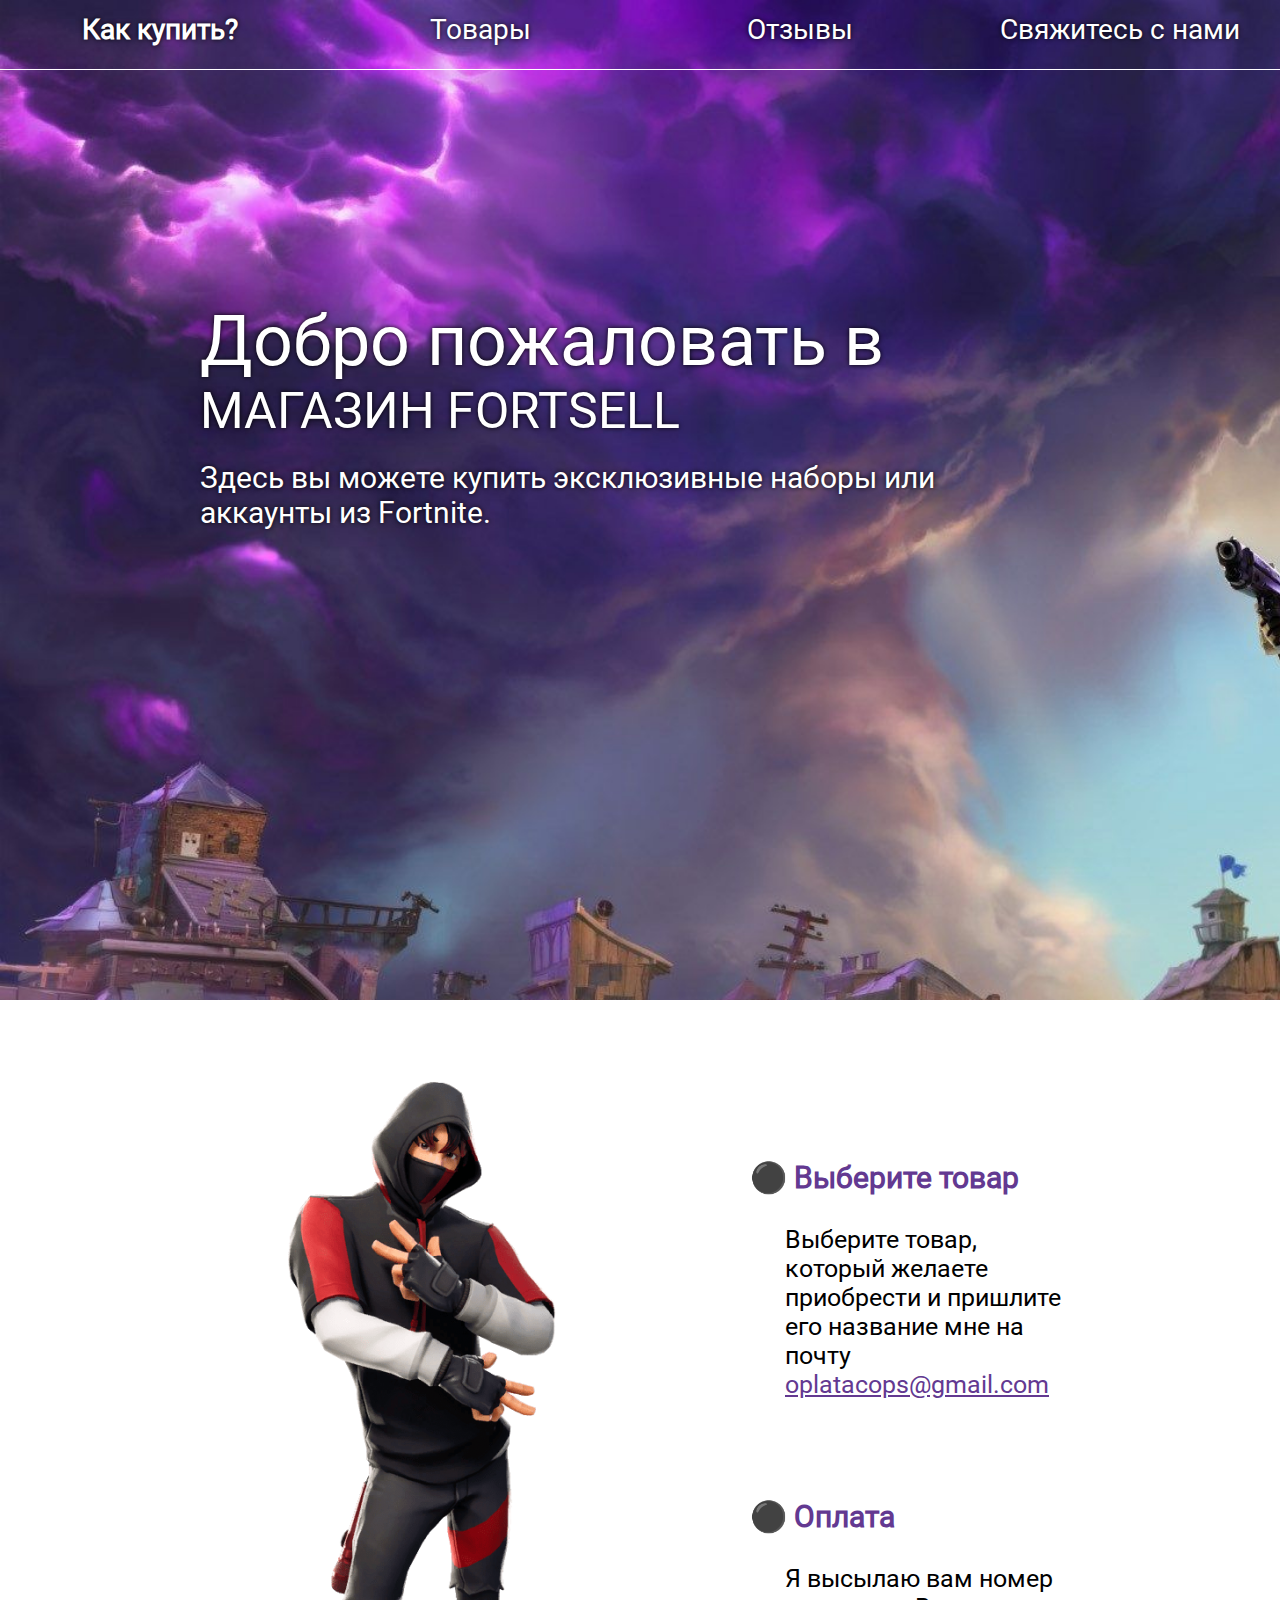
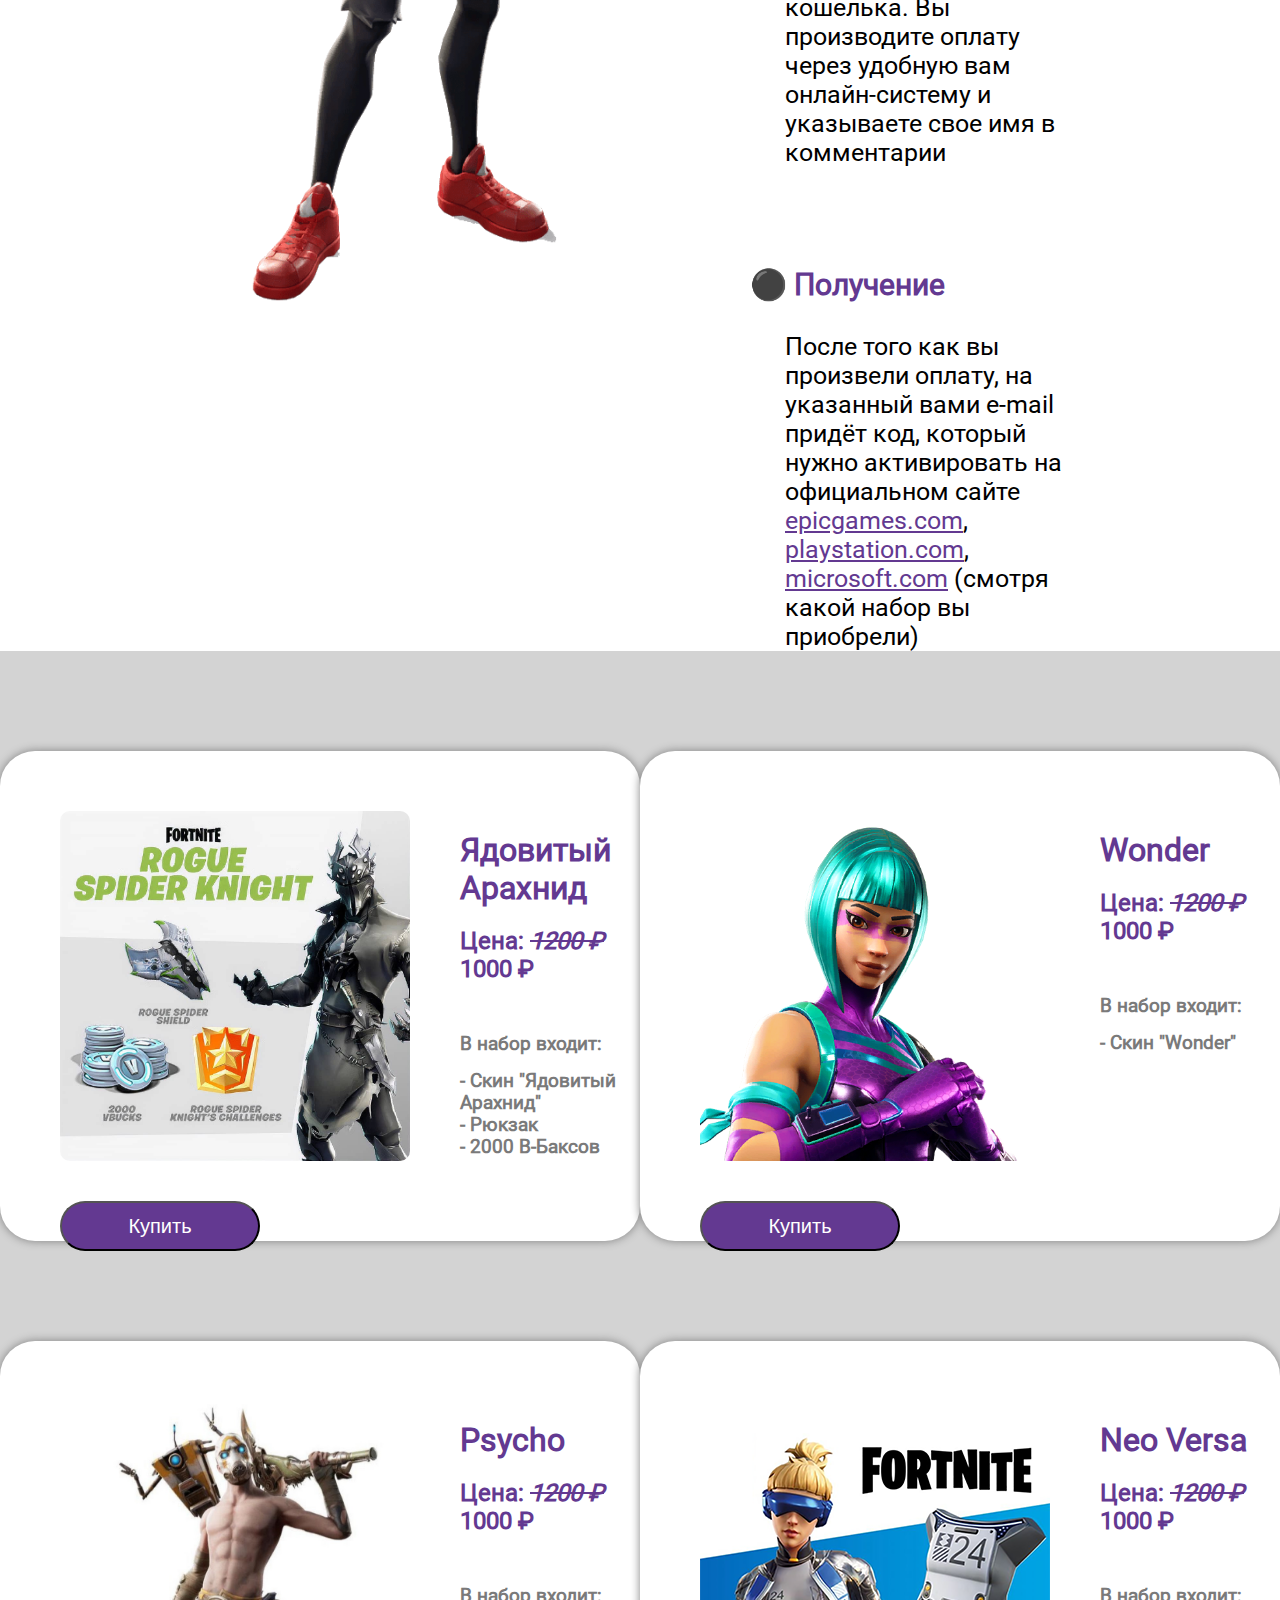
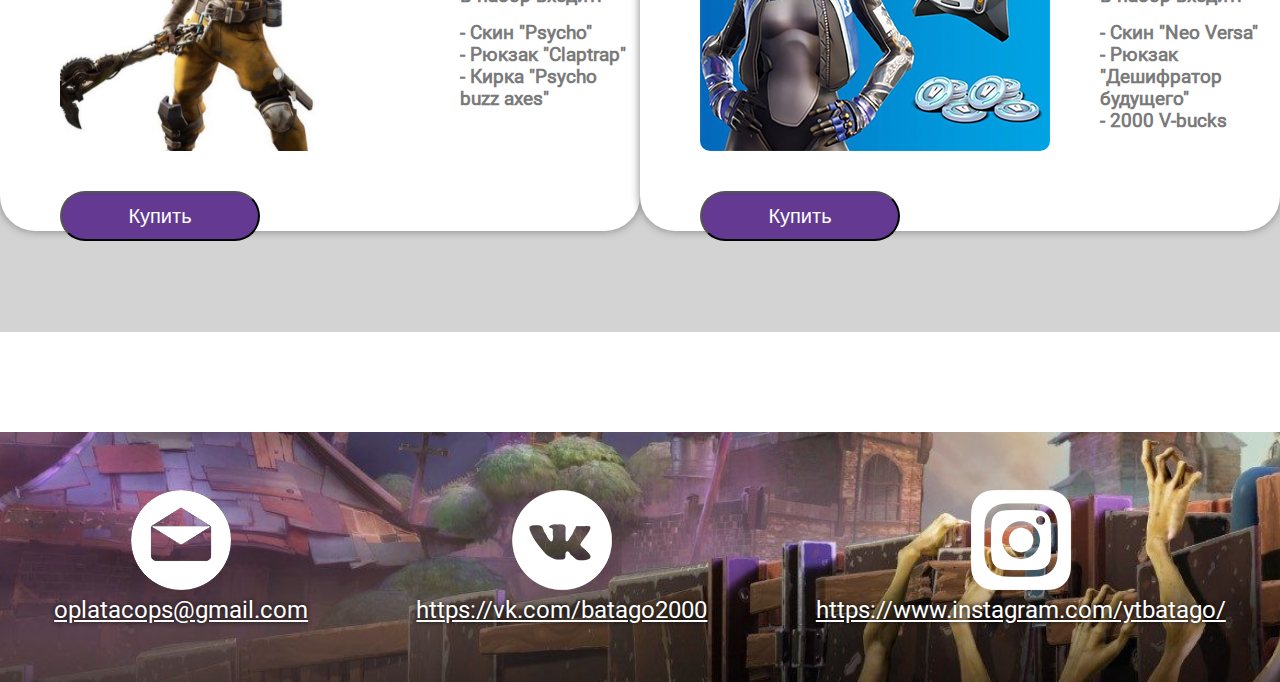
<file: index.html>
<!DOCTYPE html>
<html lang="en">
<head>
	<meta charset="UTF-8">
	<meta name="description" Content="Fotsell - магазин эксклюзивов Fortnite">
		<meta name="keywords" Content ="Fortsell FORTSELL магазин эксклюзивов Fortnite купить персонажа игра коды коды на эксклюзивы в фортнайт код на психа код на ное версу код на арахнида код на Wonder ">
	<title>Fortsell - магазин эксклюзивов</title>
	<link rel="shortcut icon" href="img/favicon.png">
	<link rel="stylesheet" href="css/style.css">

	<script type="text/javascript" src="https://vk.com/js/api/openapi.js?168"></script>

	<script type="text/javascript">
	  VK.init({apiId: 7486406, onlyWidgets: true});
	</script>

	<script src="https://code.jquery.com/jquery-1.8.3.js"></script>

<script>
	function slider( menu )
	{
		y = $("#menu" +menu).position().top;
		$('html,body').animate( {scrollTop:y}, 1000, 'swing', function() {  } );
	}
</script>

</head>
<body link="#633991" alink="red" vlink="#633991">
	
<!--  ПРИВЕТСТВИЕ -->
<header>
	
	<div class="first-line">
		Добро пожаловать в 
	</div>

	<div class="second-line">
		МАГАЗИН FORTSELL
	</div>

	<div class="third-line">
		Здесь вы можете купить эксклюзивные наборы или<br>аккаунты из Fortnite. 
	</div>

</header>

<!-- ИНФОРМАЦИОННЫЙ РАЗДЕЛ -->
<article id="menu2">

	<img src="img/Ikonik.png" class="ikonik">	

	<p class="lines">
		<b>&#9899; Выберите товар</b>
		<p class="lines-2">Выберите товар, который желаете приобрести 
		и пришлите его название мне на почту <a href="mailto:oplatacops@gmail.com">oplatacops@gmail.com</a>
		</p>
	</p>

	<p class="lines">
		<b>&#9899; Оплата</b>
		<p class="lines-2">Я высылаю вам номер кошелька. Вы производите оплату через удобную вам 
		онлайн-систему и указываете свое имя в комментарии</p>
	</p>

	<p class="lines">
		<b>&#9899; Получение</b>
		<p class="lines-2">После того как вы произвели оплату, на указанный 
		вами e-mail придёт код, который нужно активировать 
		на официальном сайте <a href="http://www.epicgames.com/account/code-redemption" target="_blank">epicgames.com</a>, <a href="https://www.playstation.com/" target="_blank">playstation.com</a>,
		<a href="https://redeem.microsoft.com/" target="_blank">microsoft.com</a> (смотря какой набор вы приобрели)</p>
	</p>

</article>


<!-- КАРТОЧКИ ТОВАРОВ -->
<div class="cards" id="menu3">
	

	


	<div class="flex-box">

		<!-- КАРТОЧКА 1 -->
		<div class="card-box">


			<img src="img/arahnid.jpg" width="350" class="card-image">
			<h1 class="card-name">
				Ядовитый Арахнид
			</h1>

			<h2 class="card-price">
				Цена: <s><i>1200 ₽</s></i> 1000 ₽
			</h2>

				<div>

					<h3 class="card-nabor">
						В набор входит:
					</h3>

					<h3 class="card-options">
						- Скин "Ядовитый Арахнид" <br>
						- Рюкзак <br>
						- 2000 В-Баксов
					</h3>

				</div>


				<input type="button" value="Купить" class="card-button" onclick="slider(2)">


		</div>


		<!-- КАРТОЧКА 2 -->
		<div class="card-box">


			<img src="img/wonder.png" width="350" class="card-image">
			<h1 class="card-name">
				Wonder
			</h1>

			<h2 class="card-price">
				Цена: <s><i>1200 ₽</s></i> 1000 ₽
			</h2>

				<div>

					<h3 class="card-nabor">
						В набор входит:
					</h3>

					<h3 class="card-options">
						- Скин "Wonder" <br> <br> <br>
						
					</h3>

				</div>


				<input type="button" value="Купить" class="card-button" onclick="slider(2)">


		</div>

	</div>



	<div class="flex-box">

		<!-- КАРТОЧКА 3 -->
		<div class="card-box">


			<img src="img/psyho.jpg" width="350" class="card-image">
			<h1 class="card-name">
				Psycho
			</h1>

			<h2 class="card-price">
				Цена: <s><i>1200 ₽</s></i> 1000 ₽
			</h2>

				<div>

					<h3 class="card-nabor">
						В набор входит:
					</h3>

					<h3 class="card-options">
						- Скин "Psycho" <br>
						- Рюкзак "Claptrap" <br>
						- Кирка "Psycho buzz axes"
					</h3>

				</div>


				<input type="button" value="Купить" class="card-button" onclick="slider(2)">


		</div>


		<!-- КАРТОЧКА 4 -->
		<div class="card-box">


			<img src="img/versa.png" width="350" class="card-image">
			<h1 class="card-name">
				Neo Versa
			</h1>

			<h2 class="card-price">
				Цена: <s><i>1200 ₽</s></i> 1000 ₽
			</h2>

				<div>

					<h3 class="card-nabor">
						В набор входит:
					</h3>

					<h3 class="card-options">
						- Скин "Neo Versa" <br> 
						- Рюкзак "Дешифратор будущего"<br>
						- 2000 V-bucks<br>
						
					</h3>

				</div>

			
				<input type="button" value="Купить" class="card-button" onclick="slider(2)">


		</div>

	</div>









</div>



<!--МЕНЮ-->
<div class="menu">
	
	

	<div class="menu-button" onclick="slider(2)">
		Как купить?
	</div>

	<div class="menu-button" onclick="slider(3)">
		Товары
	</div>

	<div class="menu-button" onclick="slider(4)">
		Отзывы
	</div>

	<div class="menu-button" onclick="slider(5)">
		Свяжитесь с нами
	</div>

</div>




<!--ОТЗЫВЫ-->
<div class="reviews" id="menu4">
	
	<div id="vk_comments"></div>
	<script type="text/javascript">
	VK.Widgets.Comments("vk_comments", {limit: 10, attach: "*"});
	</script>

</div>





<!--ПОДВАЛ-->
<footer id="menu5">


<div class="contact">
	<a href="mailto:oplatacops@gmail.com" target="_blank"><img src="img/mail_icon.png">
	<div>
	oplatacops@gmail.com</a></div>


</div>

<div class="contact">
	<a href="https://vk.com/batago2000" target="_blank"><img src="img/vk_icon.png" >
	<div>https://vk.com/batago2000</a></div>


</div>

<div class="contact">
	<a href="https://www.instagram.com/ytbatago/" target="_blank"><img src="img/instagram_icon.png">
	<div>https://www.instagram.com/ytbatago/</a></div>


</div>




</footer>




</body>
</html>
</file>
<file: css/style.css>
@font-face {
    font-family: Roboto; 
    src: url( ../fonts/Roboto.ttf ); 
}

* { 
	margin: 0px;
	padding: 0px;
	box-sizing: border-box;
}

body {
	font-family: Roboto; 
}


header {
	width: 100%;
	min-height: 1000px;
	background-image: url(../img/header.jpg);
	background-size: cover;
	color: white;
	padding-left: 200px;
	text-shadow: black 0px 0 5px;
}

	.first-line {
		padding-top: 300px;
		font-size: 70px;

	}

	.second-line{
		font-size: 50px;

	}



	.third-line {
		font-size: 30px;
		padding-top: 20px;
	}




article {
	width: 100%;
	min-height: 1000px;
	
	padding-top: 60px;
	
	padding-left: 200px;
	
	padding-right: 200px;
}

	.ikonik{
		float: left;
	}

	.lines {
		font-size: 25px;
		padding-top: 100px;
		padding-left: 550px;
	}

	.lines-2 {
		font-size: 25px;
		padding-left: 585px;
		padding-top: 30px;

	}

	article b {
		font-size: 30px;
		
		color: #633991;
	}




.cards{
	width: 100%;
	min-height: 1000px;
	background-color: #d3d3d3;
	padding-top: 100px;
	padding-bottom: 1px;
		
}


.flex-box { 
	display: flex; 
	margin-bottom: 100px;
}


.card-box{
	  background-color: white;
	   width: 820px;
	    height: 490px;
	     padding-top: 60px;
	      padding-left: 60px; 
	       border-radius: 35px;
		margin-left: auto;
		margin-right: auto;
		color: #7a7a7a;
			box-shadow: 0px 0px 10px gray;
			transition: 0.2s;

}
	.card-box:hover{
		box-shadow: 0px 0px 20px #633991;
		transition: 0.2s;
		transform: scale( 1.05 );
	}


.card-image{
	float: left;
	 margin-right: 50px;
	  border-radius: 10px;

}


.card-name{
	color: #633991;
 	padding-top: 20px;

}


.card-price{
	color: #633991;
	padding-top: 20px;

}


.card-nabor{
	margin-top: 50px;

}


.card-options{
	padding-top: 15px;

}


.card-button{
	width: 200px;
	 height: 50px;
	  margin-top: 40px;
	 color: #ffffff;
	 font-size: 20px;
	  border-radius: 25px;
	 cursor: pointer;
	 background-color: #633991;

}




.menu{
	width: 100%;
	height: 70px;
	border-bottom: 1px solid white;
	position: absolute;
	left: 0px;
	top: 0px;
	display: flex;
	
}


.menu-button{
	color: white;
	font-size: 28px;
	margin: auto;
	text-shadow: black 0px 0 5px;
	cursor: pointer;
	width: 25%;
	text-align: center;
	height: 100%;
	line-height: 60px;
}
.menu-button:hover{
	font-weight: bold;
}




.reviews{
	width: 100%;
	min-height: 100px;
	display: flex;
}

	.reviews-1{
		width: 50%;
	}

	#vk_comments {

	}




footer{
	width: 100%;
	height: 250px;
	background-image: url(../img/footer.jpg);
	background-size: cover;
	color: white;
	font-size: 24px;
	display: flex;
	text-align: center;
}
footer a{
	color: white;
}
.contact{
	margin: auto;
	text-shadow: black 0px 0 5px;
}
.contact img{
	cursor: pointer;
}
.contact:hover{
	opacity: 0.7;
}
</file>
